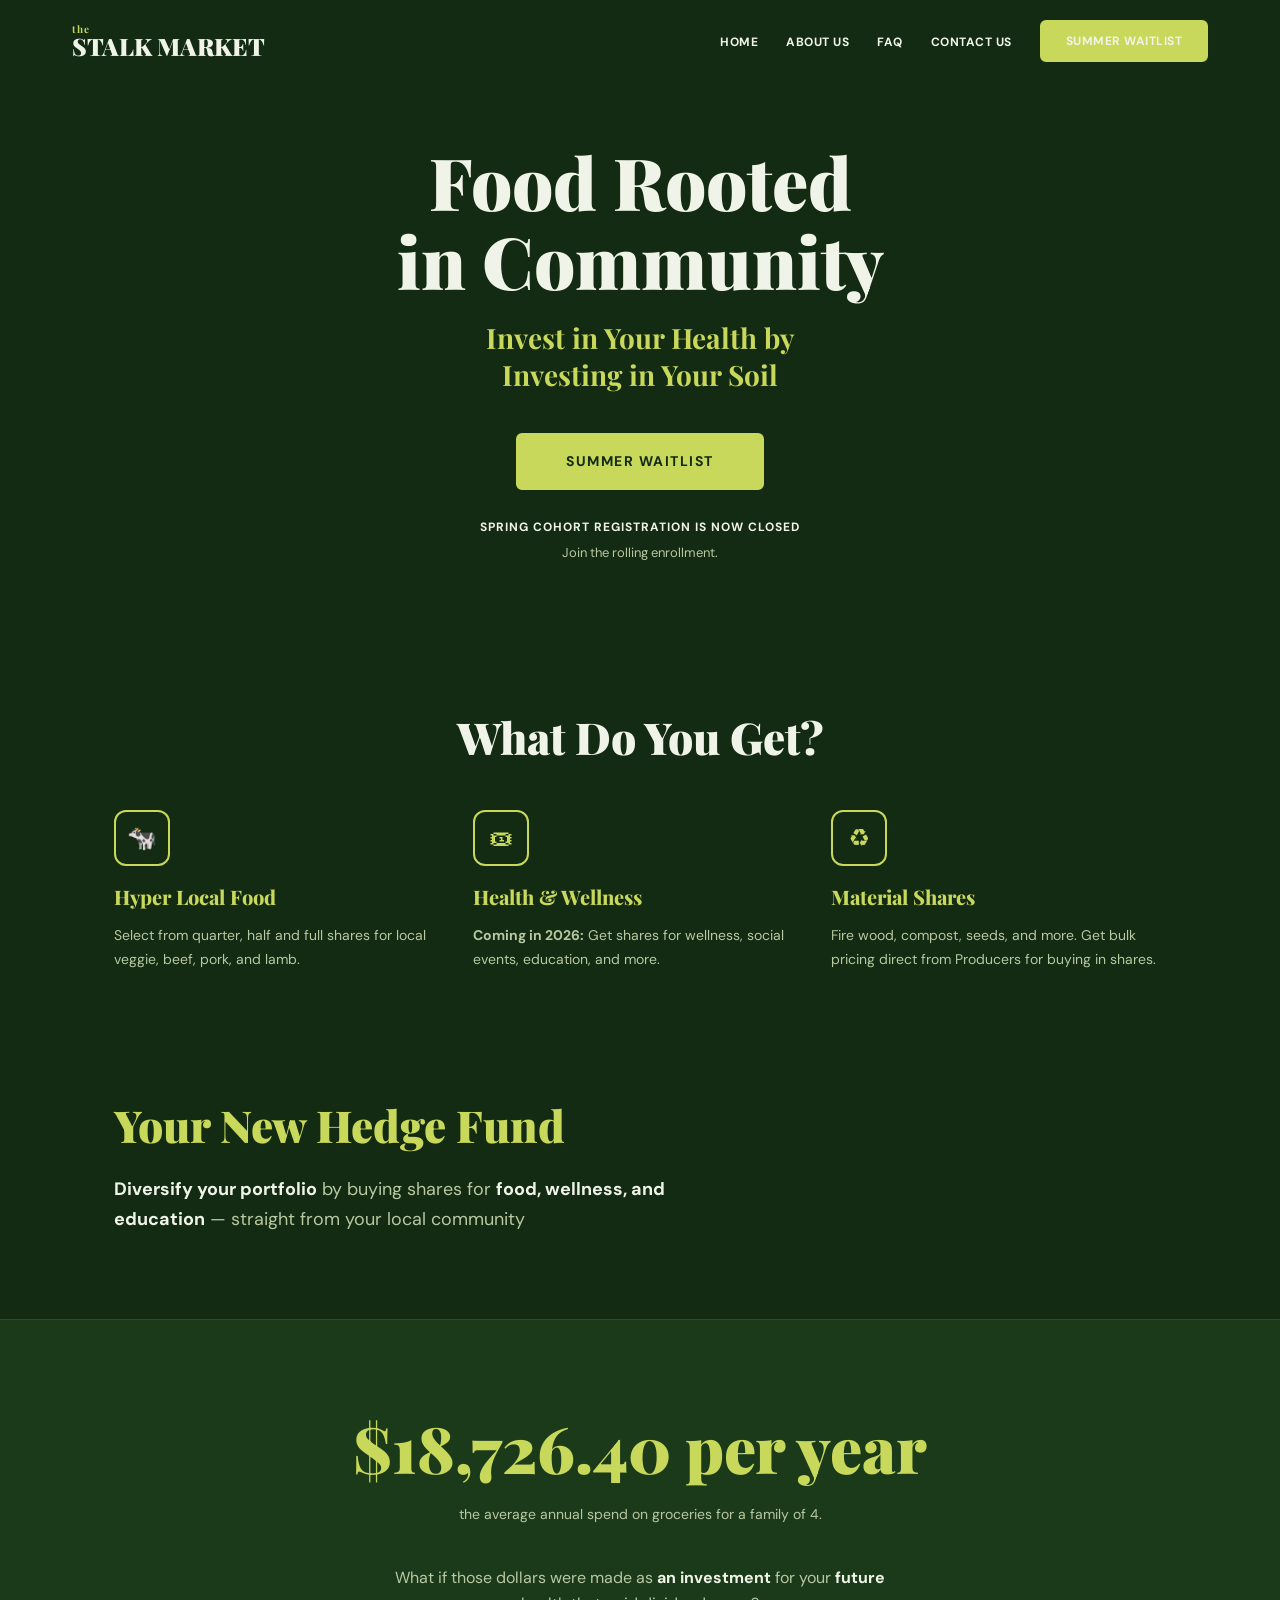
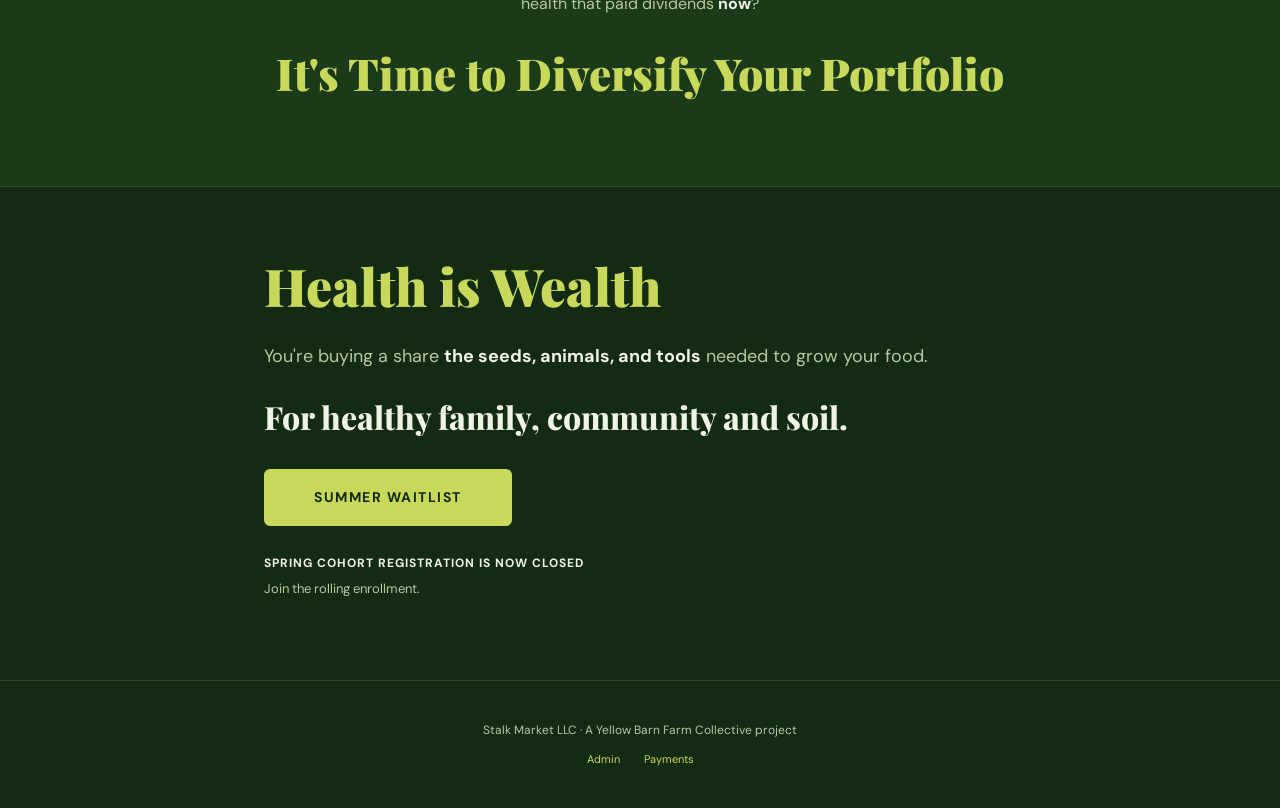
<file: index.html>
<!DOCTYPE html>
<html lang="en">
<head>
  <meta charset="UTF-8">
  <meta name="viewport" content="width=device-width, initial-scale=1.0">
  <title>The Stalk Market — Food Rooted in Community</title>
  <link rel="icon" type="image/png" href="favicon.png">
  <link href="https://fonts.googleapis.com/css2?family=Playfair+Display:wght@700;800;900&family=DM+Sans:wght@400;500;600;700&display=swap" rel="stylesheet">
  <style>
    *, *::before, *::after { box-sizing: border-box; margin: 0; padding: 0; }

    :root {
      --green-deep: #132a13;
      --green-dark: #1a3a1a;
      --green-mid: #2d5a2d;
      --lime: #c8d85a;
      --lime-light: #d4e46a;
      --white: #f0f4e8;
      --white-dim: #b8c8a0;
      --border: #2a4a2a;
      --font-display: 'Playfair Display', Georgia, serif;
      --font-body: 'DM Sans', system-ui, sans-serif;
    }

    html { font-size: 16px; }

    body {
      font-family: var(--font-body);
      background: var(--green-deep);
      color: var(--white);
      line-height: 1.5;
      overflow-x: hidden;
    }

    a { color: var(--lime); text-decoration: none; }

    /* ─── Nav ─── */
    .nav {
      display: flex;
      align-items: center;
      justify-content: space-between;
      padding: 20px 32px;
      max-width: 1200px;
      margin: 0 auto;
    }
    .nav__logo {
      font-family: var(--font-display);
      font-weight: 900;
      font-size: clamp(18px, 3vw, 24px);
      color: var(--white);
      line-height: 1;
    }
    .nav__logo small {
      display: block;
      font-size: 10px;
      font-weight: 700;
            color: var(--lime);
      letter-spacing: 1px;
    }
    .nav__links {
      display: flex;
      align-items: center;
      gap: 28px;
      list-style: none;
    }
    .nav__links a {
      font-size: 12px;
      font-weight: 700;
      letter-spacing: 0.5px;
      text-transform: uppercase;
      color: var(--white);
      transition: color 0.15s;
    }
    .nav__links a:hover { color: var(--lime); }
    .nav__cta {
      display: inline-block;
      padding: 10px 24px;
      border: 2px solid var(--lime);
      border-radius: 6px;
      font-size: 12px;
      font-weight: 700;
      letter-spacing: 1px;
      text-transform: uppercase;
      color: var(--green-deep);
      background: var(--lime);
      transition: all 0.15s;
    }
    .nav__cta:hover { background: transparent; color: var(--lime); }

    @media (max-width: 768px) {
      .nav { padding: 16px 20px; }
      .nav__links { display: none; }
    }

    /* ─── Hero ─── */
    .hero {
      text-align: center;
      padding: 60px 24px 80px;
      max-width: 800px;
      margin: 0 auto;
    }
    .hero__title {
      font-family: var(--font-display);
      font-weight: 900;
            font-size: clamp(40px, 8vw, 72px);
      color: var(--white);
      line-height: 1.1;
      margin-bottom: 20px;
    }
    .hero__sub {
      font-family: var(--font-display);
      font-weight: 700;
            font-size: clamp(18px, 3.5vw, 28px);
      color: var(--lime);
      line-height: 1.3;
      margin-bottom: 40px;
    }
    .hero__btn {
      display: inline-block;
      padding: 16px 48px;
      background: var(--lime);
      color: var(--green-deep);
      font-size: 14px;
      font-weight: 700;
      letter-spacing: 1.5px;
      text-transform: uppercase;
      border-radius: 6px;
      border: 2px solid var(--lime);
      font-family: var(--font-body);
      transition: all 0.15s;
    }
    .hero__btn:hover { background: transparent; color: var(--lime); }
    .hero__notice {
      margin-top: 28px;
    }
    .hero__notice strong {
      display: block;
      font-size: 12px;
      font-weight: 700;
      letter-spacing: 1px;
      text-transform: uppercase;
      color: var(--white);
      margin-bottom: 4px;
    }
    .hero__notice span {
      font-size: 13px;
      color: var(--white-dim);
    }

    /* ─── Divider ─── */
    .divider {
      width: 100%;
      height: 40px;
      position: relative;
      overflow: hidden;
    }
    .divider svg {
      position: absolute;
      bottom: 0;
      width: 100%;
      height: 40px;
    }

    /* ─── Section: What Do You Get ─── */
    .section {
      padding: 60px 24px;
      max-width: 1100px;
      margin: 0 auto;
    }
    .section__title {
      font-family: var(--font-display);
      font-weight: 900;
      font-size: clamp(28px, 5vw, 44px);
      color: var(--white);
      text-align: center;
      margin-bottom: 40px;
    }
    .cards {
      display: grid;
      grid-template-columns: 1fr;
      gap: 24px;
    }
    @media (min-width: 700px) {
      .cards { grid-template-columns: repeat(3, 1fr); }
    }
    .card {
      text-align: left;
    }
    .card__icon {
      width: 56px;
      height: 56px;
      border: 2px solid var(--lime);
      border-radius: 12px;
      display: flex;
      align-items: center;
      justify-content: center;
      font-size: 24px;
      margin-bottom: 16px;
      color: var(--lime);
    }
    .card__name {
      font-family: var(--font-display);
      font-weight: 800;
      font-size: 20px;
      color: var(--lime);
      margin-bottom: 12px;
    }
    .card__desc {
      font-size: 14px;
      color: var(--white-dim);
      line-height: 1.7;
    }

    /* ─── Section: Hedge Fund / Value Prop ─── */
    .value-section {
      padding: 60px 24px;
      max-width: 1100px;
      margin: 0 auto;
    }
    .value-section__title {
      font-family: var(--font-display);
      font-weight: 900;
            font-size: clamp(28px, 5vw, 44px);
      color: var(--lime);
      margin-bottom: 16px;
    }
    .value-section__text {
      font-size: 18px;
      color: var(--white-dim);
      line-height: 1.7;
      max-width: 560px;
      margin-bottom: 24px;
    }
    .value-section__text strong {
      color: var(--white);
    }

    /* ─── Stats callout ─── */
    .stat-callout {
      text-align: center;
      padding: 80px 24px;
      background: var(--green-dark);
      border-top: 1px solid var(--border);
      border-bottom: 1px solid var(--border);
    }
    .stat-callout__number {
      font-family: var(--font-display);
      font-weight: 900;
      font-size: clamp(36px, 7vw, 64px);
      color: var(--lime);
      margin-bottom: 8px;
    }
    .stat-callout__label {
      font-size: 14px;
      color: var(--white-dim);
      margin-bottom: 40px;
    }
    .stat-callout__question {
      font-size: 16px;
      color: var(--white-dim);
      max-width: 520px;
      margin: 0 auto 24px;
      line-height: 1.6;
    }
    .stat-callout__question strong { color: var(--white); }
    .stat-callout__headline {
      font-family: var(--font-display);
      font-weight: 900;
            font-size: clamp(24px, 5vw, 44px);
      color: var(--lime);
    }

    /* ─── Section: Health is Wealth ─── */
    .health-section {
      padding: 60px 24px;
      max-width: 800px;
      margin: 0 auto;
    }
    .health-section__title {
      font-family: var(--font-display);
      font-weight: 900;
            font-size: clamp(32px, 6vw, 52px);
      color: var(--lime);
      margin-bottom: 16px;
    }
    .health-section__text {
      font-size: 18px;
      color: var(--white-dim);
      line-height: 1.7;
      margin-bottom: 12px;
    }
    .health-section__text strong { color: var(--white); }
    .health-section__slogan {
      font-family: var(--font-display);
      font-weight: 800;
      font-size: clamp(22px, 4vw, 32px);
      color: var(--white);
      margin: 24px 0 32px;
      line-height: 1.3;
    }

    /* ─── Footer ─── */
    .footer {
      text-align: center;
      padding: 40px 24px;
      font-size: 12px;
      color: var(--white-dim);
      border-top: 1px solid var(--border);
      margin-top: 20px;
    }
    .footer a { color: var(--lime); font-size: 11px; }
    .footer__links { margin-top: 12px; display: flex; justify-content: center; gap: 24px; }
  </style>
</head>
<body>

  <!-- Nav -->
  <nav class="nav">
    <div class="nav__logo">
      <small>the</small>
      STALK MARKET
    </div>
    <ul class="nav__links">
      <li><a href="#">Home</a></li>
      <li><a href="#about">About Us</a></li>
      <li><a href="#faq">FAQ</a></li>
      <li><a href="#contact">Contact Us</a></li>
      <li><a href="#" class="nav__cta">Summer Waitlist</a></li>
    </ul>
  </nav>

  <!-- Hero -->
  <div class="hero">
    <h1 class="hero__title">Food Rooted<br>in Community</h1>
    <p class="hero__sub">Invest in Your Health by<br>Investing in Your Soil</p>
    <a href="#" class="hero__btn">Summer Waitlist</a>
    <div class="hero__notice">
      <strong>Spring Cohort Registration is Now Closed</strong>
      <span>Join the rolling enrollment.</span>
    </div>
  </div>

  <!-- What Do You Get -->
  <div class="section" id="about">
    <h2 class="section__title">What Do You Get?</h2>
    <div class="cards">
      <div class="card">
        <div class="card__icon">&#x1F404;</div>
        <div class="card__name">Hyper Local Food</div>
        <div class="card__desc">
          Select from quarter, half and full shares for local veggie, beef, pork, and lamb.
        </div>
      </div>
      <div class="card">
        <div class="card__icon">&#x1F39F;</div>
        <div class="card__name">Health &amp; Wellness</div>
        <div class="card__desc">
          <strong>Coming in 2026:</strong> Get shares for wellness, social events, education, and more.
        </div>
      </div>
      <div class="card">
        <div class="card__icon">&#x267B;</div>
        <div class="card__name">Material Shares</div>
        <div class="card__desc">
          Fire wood, compost, seeds, and more. Get bulk pricing direct from Producers for buying in shares.
        </div>
      </div>
    </div>
  </div>

  <!-- Your New Hedge Fund -->
  <div class="value-section">
    <h2 class="value-section__title">Your New Hedge Fund</h2>
    <p class="value-section__text">
      <strong>Diversify your portfolio</strong> by buying shares for
      <strong>food, wellness, and education</strong> &mdash;
      straight from your local community
    </p>
  </div>

  <!-- Stat Callout -->
  <div class="stat-callout">
    <div class="stat-callout__number">$18,726.40 per year</div>
    <div class="stat-callout__label">the average annual spend on groceries for a family of 4.</div>
    <p class="stat-callout__question">
      What if those dollars were made as <strong>an investment</strong> for
      your <strong>future</strong> health that paid dividends <strong>now</strong>?
    </p>
    <div class="stat-callout__headline">It's Time to Diversify Your Portfolio</div>
  </div>

  <!-- Health is Wealth -->
  <div class="health-section">
    <h2 class="health-section__title">Health is Wealth</h2>
    <p class="health-section__text">
      You're buying a share <strong>the seeds, animals, and tools</strong> needed to grow your food.
    </p>
    <div class="health-section__slogan">
      For healthy family, community and soil.
    </div>
    <a href="#" class="hero__btn">Summer Waitlist</a>
    <div class="hero__notice" style="margin-top:28px">
      <strong>Spring Cohort Registration is Now Closed</strong>
      <span>Join the rolling enrollment.</span>
    </div>
  </div>

  <!-- Footer -->
  <div class="footer">
    Stalk Market LLC &middot; A Yellow Barn Farm Collective project
    <div class="footer__links">
      <a href="admin.html">Admin</a>
      <a href="payments.html">Payments</a>
    </div>
  </div>

  <script src="app.js"></script>
</body>
</html>
</file>
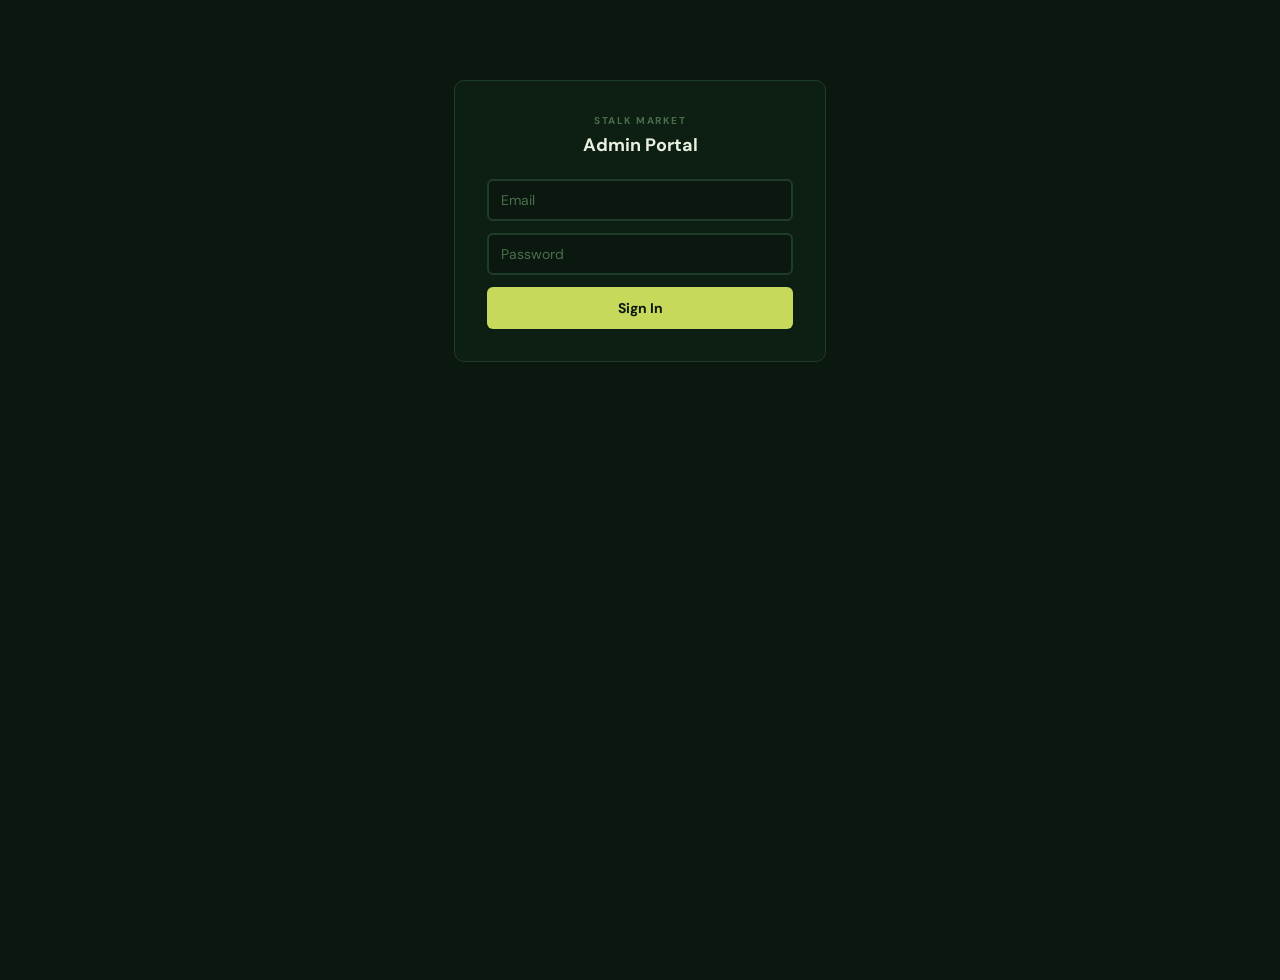
<file: admin.html>
<!DOCTYPE html>
<html lang="en">
<head>
  <meta charset="UTF-8">
  <meta name="viewport" content="width=device-width, initial-scale=1.0">
  <title>Admin — Stalk Market</title>
  <link rel="icon" type="image/png" href="favicon.png">
  <link href="https://fonts.googleapis.com/css2?family=DM+Sans:wght@400;600;700&display=swap" rel="stylesheet">
  <link rel="stylesheet" href="style.css">
</head>
<body>

  <!-- Login Screen -->
  <div id="login-screen" class="login-wrap">
    <div class="login-card">
      <div style="font-size:10px;font-weight:700;letter-spacing:1.5px;text-transform:uppercase;color:var(--text-muted);margin-bottom:4px">Stalk Market</div>
      <div class="login-card__title">Admin Portal</div>
      <input type="email" id="login-email" class="input" placeholder="Email">
      <input type="password" id="login-pass" class="input" placeholder="Password">
      <div id="login-error" style="color:var(--overdue);font-size:12px;margin-bottom:12px;display:none"></div>
      <button class="btn--full" onclick="handleLogin()">Sign In</button>
    </div>
  </div>

  <!-- Admin Dashboard (hidden until login) -->
  <div id="admin-app" class="hidden">

    <!-- Header -->
    <div class="container">
      <div class="header">
        <div>
          <div class="header__label">Stalk Market &middot; Admin</div>
          <div class="header__title" id="admin-title">Dashboard</div>
        </div>
        <div style="display:flex;gap:10px;align-items:center">
          <a href="payments.html" class="btn btn--pay" style="font-size:10px;text-decoration:none">Payments</a>
          <button class="btn btn--invoice" style="font-size:10px" onclick="handleLogout()">Log out</button>
        </div>
      </div>
    </div>

    <!-- Stats -->
    <div class="container">
      <div class="stats-row" id="admin-stats"></div>
    </div>

    <!-- Tabs -->
    <div class="container">
      <div class="tabs">
        <button class="tab is-active" data-tab="dashboard">Dashboard</button>
        <button class="tab" data-tab="stewards">Stewards</button>
        <button class="tab" data-tab="hubs">Hubs</button>
        <button class="tab" data-tab="couriers">Couriers</button>
        <button class="tab" data-tab="orders">Orders</button>
      </div>
    </div>

    <!-- Tab Content -->
    <div class="container">
      <div class="tab-content">

        <!-- Dashboard -->
        <div id="panel-dashboard" class="panel is-active">
          <div class="section-label">Recent Activity</div>
          <div class="panel-card" style="color:var(--text-second);font-size:12px;line-height:1.8">
            <div style="padding:6px 0;border-bottom:0.5px solid var(--border)">
              <span class="badge badge--overdue">overdue</span>
              T1 payments past due &mdash; Seed Bank transfer needed before disbursement
            </div>
            <div style="padding:6px 0;border-bottom:0.5px solid var(--border)">
              <span class="badge badge--paid">enrolled</span>
              Spring '26 enrollment closed Mar 15 &mdash; 44 members, 7 stewards
            </div>
            <div style="padding:6px 0">
              <span class="badge badge--upcoming">upcoming</span>
              Summer '26 enrollment opens Jun 1
            </div>
          </div>
        </div>

        <!-- Stewards -->
        <div id="panel-stewards" class="panel">
          <div class="section-label">Stewards</div>
          <div class="admin-table-wrap">
            <table class="admin-table">
              <thead>
                <tr>
                  <th>Steward</th>
                  <th>Share Type</th>
                  <th>Season</th>
                  <th>Status</th>
                </tr>
              </thead>
              <tbody id="stewards-tbody"></tbody>
            </table>
          </div>
        </div>

        <!-- Hubs -->
        <div id="panel-hubs" class="panel">
          <div class="section-label">Hub Nodes</div>
          <div class="admin-table-wrap">
            <table class="admin-table">
              <thead>
                <tr>
                  <th>Hub</th>
                  <th>Location</th>
                  <th>Role</th>
                  <th>Status</th>
                </tr>
              </thead>
              <tbody>
                <tr>
                  <td style="color:var(--text-primary);font-weight:600">Yellow Barn Farm</td>
                  <td>9417 N Foothills Hwy, Longmont</td>
                  <td>Seed Node</td>
                  <td><span class="badge badge--paid">ACTIVE</span></td>
                </tr>
              </tbody>
            </table>
          </div>
        </div>

        <!-- Couriers -->
        <div id="panel-couriers" class="panel">
          <div class="section-label">Couriers</div>
          <div class="admin-table-wrap">
            <table class="admin-table">
              <thead>
                <tr>
                  <th>Courier</th>
                  <th>Service Area</th>
                  <th>Status</th>
                </tr>
              </thead>
              <tbody>
                <tr>
                  <td style="color:var(--text-primary);font-weight:600">Picky Pig</td>
                  <td>Boulder County</td>
                  <td><span class="badge badge--paid">ACTIVE</span></td>
                </tr>
              </tbody>
            </table>
          </div>
        </div>

        <!-- Orders -->
        <div id="panel-orders" class="panel">
          <div class="section-label">Order Flow</div>
          <div class="panel-card" style="text-align:center;padding:40px 20px">
            <div style="font-size:32px;margin-bottom:12px">🌾 → 🏪 → 🚛</div>
            <div class="fs-12 text-second" style="margin-bottom:8px">Steward → Hub → Courier</div>
            <div class="fs-11 text-muted">Order flow tracking will connect to the enrollment database.<br>Spring '26: 44 members across 7 share types.</div>
          </div>
        </div>

      </div>
    </div>
  </div>

  <script src="admin.js"></script>
</body>
</html>
</file>
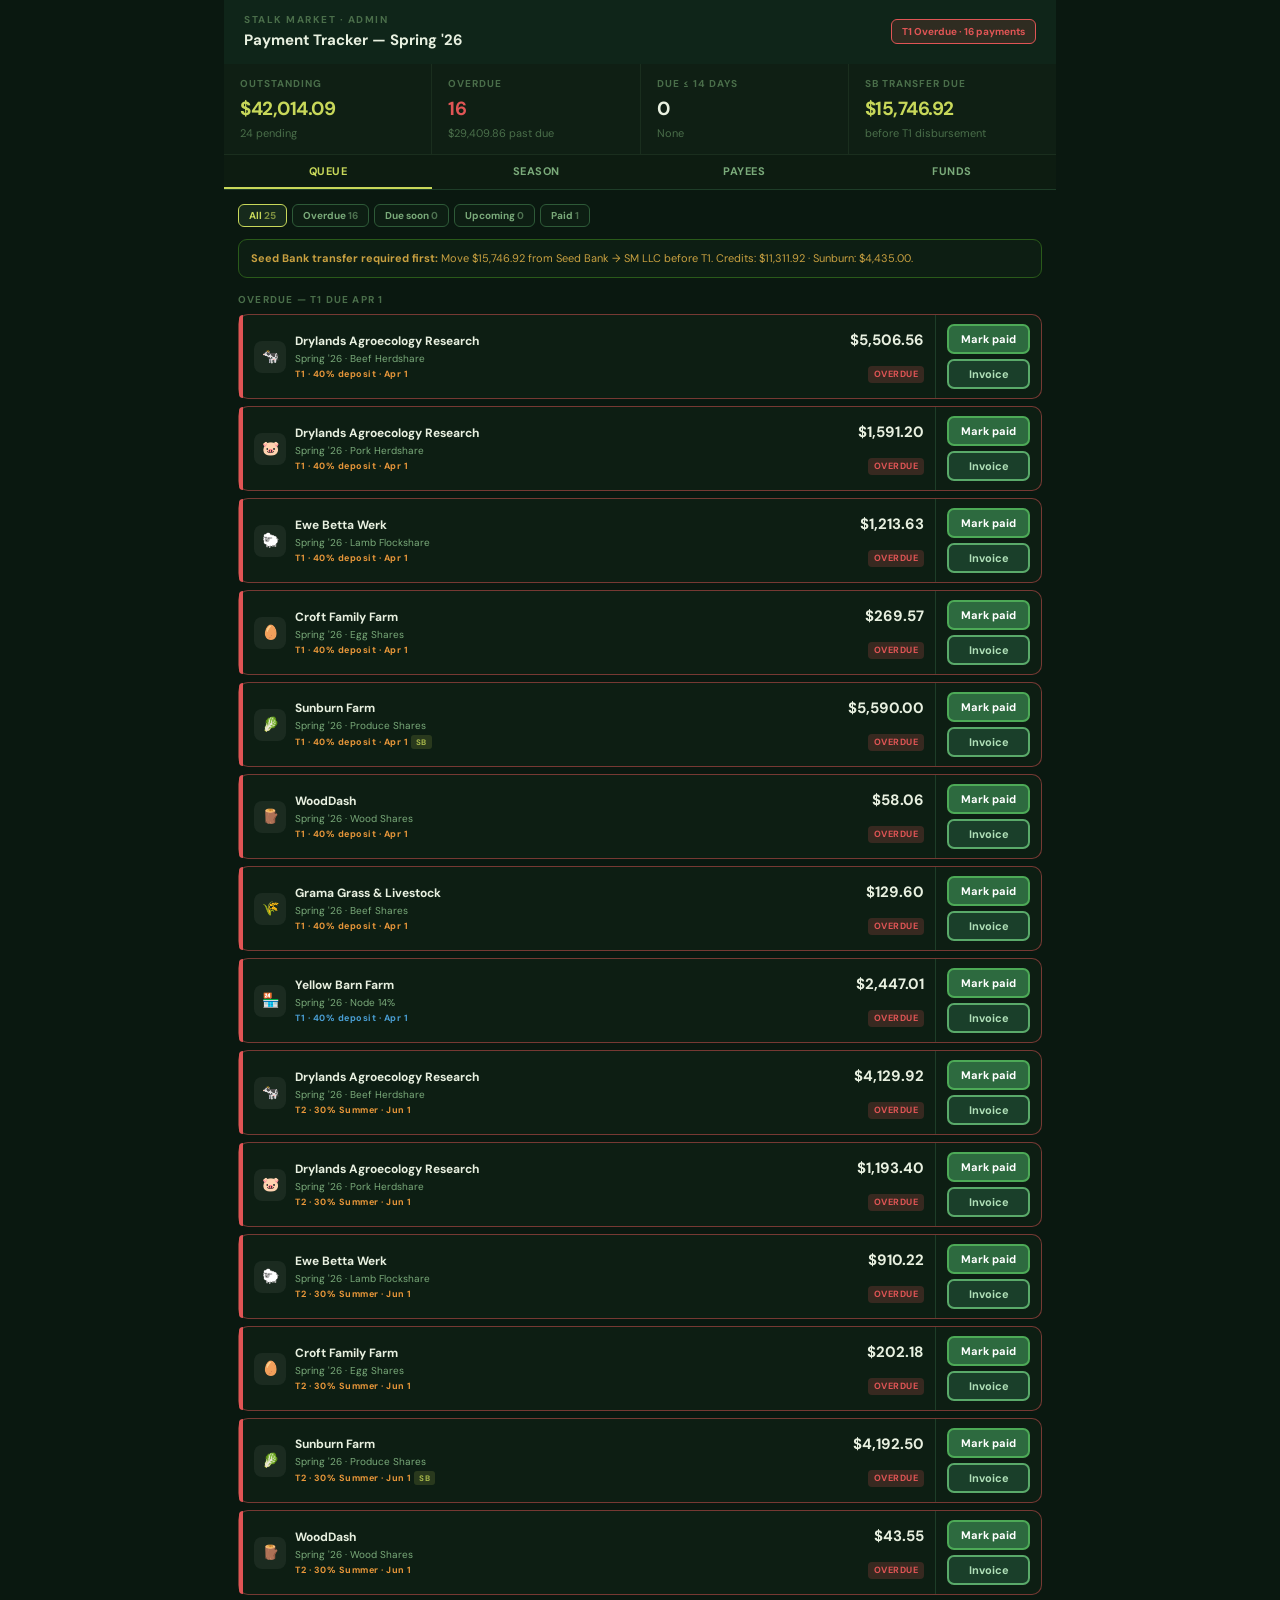
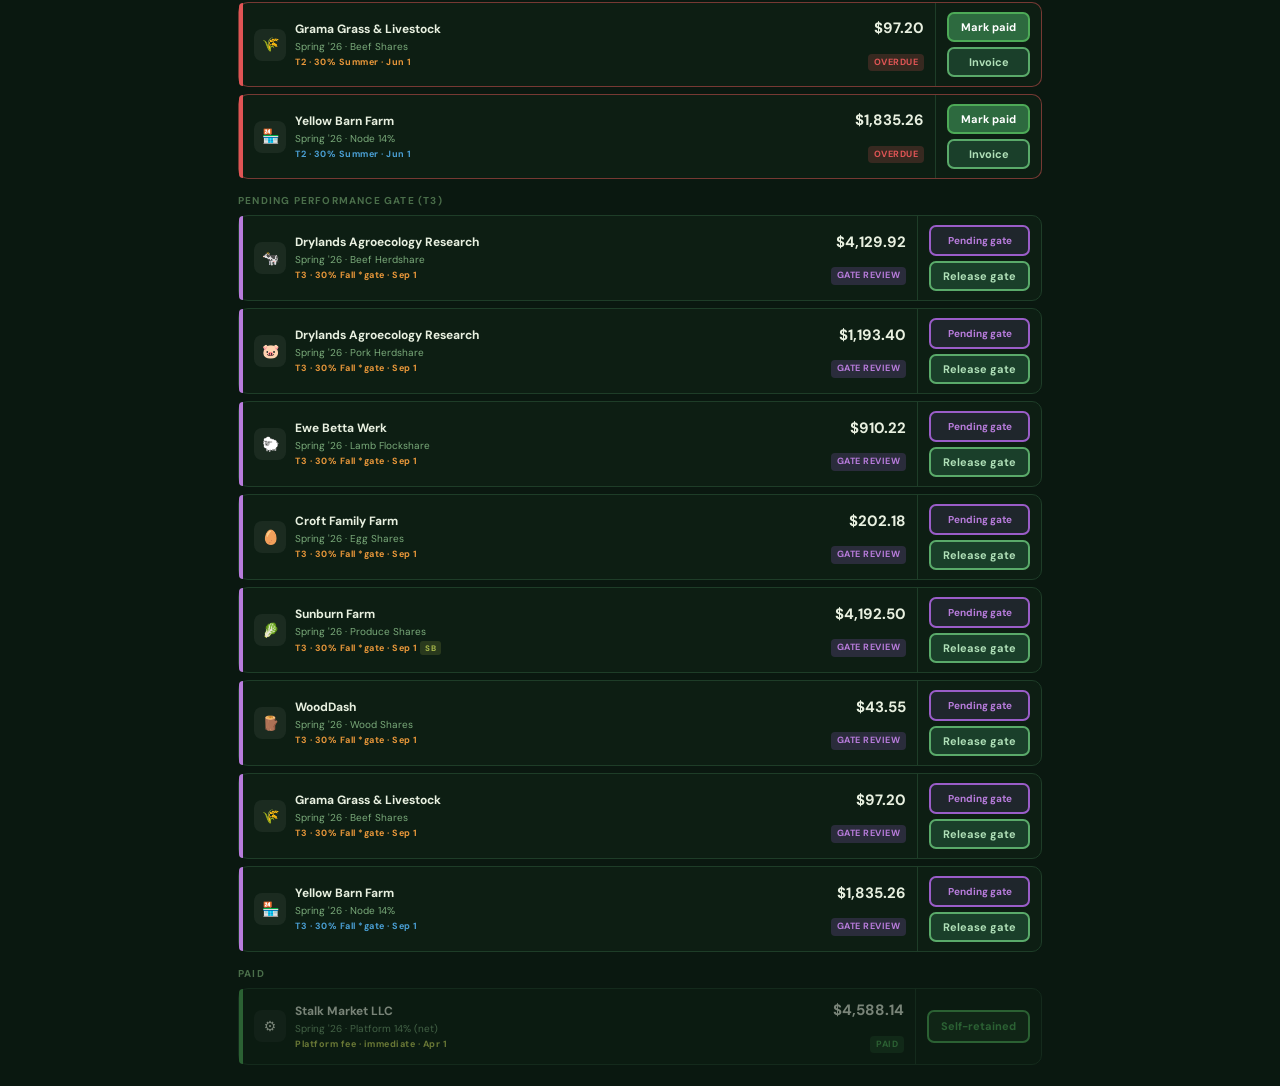
<file: payments.html>
<!DOCTYPE html>
<html lang="en">
<head>
  <meta charset="UTF-8">
  <meta name="viewport" content="width=device-width, initial-scale=1.0">
  <title>Payment Tracker — Stalk Market Admin</title>
  <link rel="icon" type="image/png" href="favicon.png">
  <link href="https://fonts.googleapis.com/css2?family=DM+Sans:wght@400;600;700&display=swap" rel="stylesheet">
  <link rel="stylesheet" href="style.css">
</head>
<body>

  <!-- Header -->
  <div class="container">
    <div class="header">
      <div>
        <div class="header__label">Stalk Market &middot; Admin</div>
        <div class="header__title">Payment Tracker &mdash; Spring '26</div>
      </div>
      <div id="alert-badge" class="alert-badge"></div>
    </div>
  </div>

  <!-- Stat Row -->
  <div class="container">
    <div class="stats-row" id="stats-row"></div>
  </div>

  <!-- Tabs -->
  <div class="container">
    <div class="tabs">
      <button class="tab is-active" data-tab="queue">Queue</button>
      <button class="tab" data-tab="season">Season</button>
      <button class="tab" data-tab="payees">Payees</button>
      <button class="tab" data-tab="funds">Funds</button>
    </div>
  </div>

  <!-- Tab Content -->
  <div class="container">
    <div class="tab-content">
      <!-- Queue Panel -->
      <div id="panel-queue" class="panel is-active"></div>
      <!-- Season Panel -->
      <div id="panel-season" class="panel"></div>
      <!-- Payees Panel -->
      <div id="panel-payees" class="panel"></div>
      <!-- Funds Panel -->
      <div id="panel-funds" class="panel"></div>
    </div>
  </div>

  <!-- Invoice Modal -->
  <div id="invoice-modal" class="modal" style="display:none">
    <div class="modal__backdrop" id="modal-backdrop"></div>
    <div class="modal__content">
      <div id="invoice-preview"></div>
      <div class="modal__actions">
        <button class="btn btn--pay" id="modal-send-btn">Send Invoice</button>
        <button class="btn btn--cancel" id="modal-cancel-btn">Cancel</button>
      </div>
    </div>
  </div>

  <script src="payments.js"></script>
</body>
</html>
</file>
<file: style.css>
/* ─── Stalk Market — Global Styles ─────────────────────────────────────────── */
/* Dark theme matching PaymentTracker design */
/* DM Sans loaded via HTML <link> */

/* ─── Custom Properties ─────────────────────────────────────────────────────── */
:root {
  /* Background layers */
  --bg: #0f2519;
  --bg-mid: #0d1e13;
  --bg-deep: #0a1810;
  --bg-card: #162a1c;
  --border: #1e3d28;

  /* Brand accent */
  --lime: #c8d85a;
  --amber: #e8973a;
  --node-blue: #4a9fd4;
  --paid: #4daa57;
  --overdue: #e05555;
  --gate: #b87cdc;

  /* Text */
  --text-primary: #e8f0e0;
  --text-second: #7aaa7a;
  --text-muted: #4a6e4a;

  /* Type scale */
  --font-body: 'DM Sans', system-ui, -apple-system, sans-serif;
  --font-display: 'DM Sans', system-ui, sans-serif;

  /* Spacing */
  --space-xs: 4px;
  --space-sm: 8px;
  --space-md: 14px;
  --space-lg: 20px;
  --space-xl: 32px;

  /* Radii */
  --radius: 10px;
  --radius-sm: 6px;
  --radius-xs: 4px;

  /* Layout */
  --container-max: 860px;
}

/* ─── Reset / Base ──────────────────────────────────────────────────────────── */
*, *::before, *::after { box-sizing: border-box; margin: 0; padding: 0; }

html {
  font-size: 16px;
  -webkit-text-size-adjust: 100%;
}

body {
  font-family: var(--font-body);
  background: var(--bg-deep);
  color: var(--text-primary);
  line-height: 1.5;
  min-height: 100vh;
}

a { color: var(--lime); text-decoration: none; }
a:hover { text-decoration: underline; }

img { max-width: 100%; display: block; }

/* ─── Container ─────────────────────────────────────────────────────────────── */
.container {
  max-width: var(--container-max);
  margin: 0 auto;
  padding: 0 var(--space-md);
}

/* ─── Header ────────────────────────────────────────────────────────────────── */
.header {
  background: var(--bg);
  padding: 12px var(--space-lg);
  display: flex;
  justify-content: space-between;
  align-items: center;
}

.header__label {
  font-size: 10px;
  font-weight: 700;
  letter-spacing: 1.5px;
  text-transform: uppercase;
  color: var(--text-muted);
  margin-bottom: 2px;
}

.header__title {
  font-size: 15px;
  font-weight: 700;
  color: var(--text-primary);
}

/* ─── Alert badge ───────────────────────────────────────────────────────────── */
.alert-badge {
  background: rgba(224, 85, 85, 0.15);
  border: 1.5px solid var(--overdue);
  color: var(--overdue);
  border-radius: var(--radius-sm);
  padding: 4px 10px;
  font-size: 10px;
  font-weight: 700;
}

/* ─── Stat Row ──────────────────────────────────────────────────────────────── */
.stats-row {
  display: grid;
  grid-template-columns: repeat(2, 1fr);
  gap: 1px;
  background: #1a2e1e;
  border-bottom: 1px solid #1a2e1e;
}

@media (min-width: 600px) {
  .stats-row { grid-template-columns: repeat(4, 1fr); }
}

.stat-card {
  background: #0f1f14;
  padding: 12px 16px;
}

.stat-card__label {
  font-size: 10px;
  font-weight: 700;
  letter-spacing: 1px;
  text-transform: uppercase;
  color: var(--text-muted);
  margin-bottom: 4px;
}

.stat-card__number {
  font-size: 19px;
  font-weight: 700;
  letter-spacing: -0.5px;
}

.stat-card__sub {
  font-size: 11px;
  color: var(--text-muted);
  margin-top: 2px;
}

/* ─── Tabs ──────────────────────────────────────────────────────────────────── */
.tabs {
  display: flex;
  background: #0d1c11;
  border-bottom: 1px solid var(--border);
}

.tab {
  flex: 1;
  padding: 9px 0;
  border: none;
  background: transparent;
  color: var(--text-second);
  font-size: 11px;
  font-weight: 700;
  letter-spacing: 0.5px;
  text-transform: uppercase;
  cursor: pointer;
  border-bottom: 2px solid transparent;
  font-family: inherit;
  transition: color 0.15s;
}

.tab:hover { color: var(--lime); }
.tab.is-active { color: var(--lime); border-bottom-color: var(--lime); }

/* ─── Filter Pills ──────────────────────────────────────────────────────────── */
.filters {
  display: flex;
  gap: 5px;
  margin-bottom: 12px;
  flex-wrap: wrap;
}

.filter-btn {
  padding: 4px 10px;
  border-radius: var(--radius-sm);
  font-family: inherit;
  border: 1.5px solid #2e5a38;
  background: var(--bg-mid);
  color: var(--text-second);
  font-size: 10px;
  font-weight: 700;
  cursor: pointer;
  transition: all 0.15s;
}

.filter-btn.is-active {
  border-color: var(--lime);
  background: #162a1c;
  color: var(--lime);
}

.filter-btn__count { opacity: 0.6; }

/* ─── Info Banner ───────────────────────────────────────────────────────────── */
.info-banner {
  background: var(--bg-mid);
  border: 0.5px solid #2a5a1a;
  border-radius: 9px;
  padding: 10px 12px;
  margin-bottom: 12px;
  font-size: 11px;
  color: #c8a040;
  line-height: 1.6;
}

.info-banner strong { font-weight: 700; }

/* ─── Section Label ─────────────────────────────────────────────────────────── */
.section-label {
  font-size: 10px;
  font-weight: 700;
  letter-spacing: 1.2px;
  text-transform: uppercase;
  color: var(--text-muted);
  margin: 14px 0 7px;
}

/* ─── Payment Card ──────────────────────────────────────────────────────────── */
.pay-card {
  background: var(--bg-mid);
  border: 0.5px solid var(--border);
  border-radius: var(--radius);
  margin-bottom: 7px;
  display: flex;
  align-items: stretch;
  transition: opacity 0.2s;
}

.pay-card--overdue { border-color: rgba(224, 85, 85, 0.5); }
.pay-card--due-soon { border-color: rgba(232, 151, 58, 0.5); }
.pay-card--paid { opacity: 0.5; }

.pay-card__accent {
  width: 4px;
  border-radius: var(--radius) 0 0 var(--radius);
  flex-shrink: 0;
}

.pay-card__body {
  flex: 1;
  padding: 10px 11px;
  display: flex;
  align-items: center;
  gap: 9px;
  min-width: 0;
}

.pay-card__icon {
  width: 32px;
  height: 32px;
  border-radius: 8px;
  background: rgba(255, 255, 255, 0.06);
  display: flex;
  align-items: center;
  justify-content: center;
  font-size: 14px;
  flex-shrink: 0;
}

.pay-card__info { flex: 1; min-width: 0; }

.pay-card__payee {
  font-size: 12px;
  font-weight: 700;
  color: var(--text-primary);
  white-space: nowrap;
  overflow: hidden;
  text-overflow: ellipsis;
}

.pay-card__detail {
  font-size: 10px;
  color: var(--text-second);
  margin-top: 1px;
}

.pay-card__tranche {
  font-size: 9px;
  font-weight: 700;
  letter-spacing: 0.5px;
  margin-top: 2px;
}

.pay-card__amounts {
  text-align: right;
  flex-shrink: 0;
}

.pay-card__amount {
  font-size: 15px;
  font-weight: 700;
  color: var(--text-primary);
  white-space: nowrap;
}

.pay-card__actions {
  display: flex;
  flex-direction: column;
  justify-content: center;
  gap: 5px;
  padding: 9px 11px;
  flex-shrink: 0;
  border-left: 1px solid var(--border);
}

/* ─── Urgency Badges ────────────────────────────────────────────────────────── */
.badge {
  display: inline-block;
  padding: 2px 6px;
  border-radius: var(--radius-xs);
  font-size: 9px;
  font-weight: 700;
  letter-spacing: 0.5px;
  text-transform: uppercase;
}

.badge--overdue   { background: rgba(224, 85, 85, 0.2); color: #e05555; }
.badge--due-soon  { background: rgba(232, 151, 58, 0.2); color: #e8973a; }
.badge--upcoming  { background: rgba(74, 159, 212, 0.2); color: #4a9fd4; }
.badge--paid      { background: rgba(77, 170, 87, 0.2); color: #4daa57; }
.badge--invoiced  { background: rgba(200, 216, 90, 0.2); color: #c8d85a; }
.badge--gate      { background: rgba(160, 100, 220, 0.2); color: #b87cdc; }

.badge--sb {
  padding: 1px 5px;
  border-radius: 3px;
  background: rgba(200, 216, 90, 0.15);
  color: #a8b84a;
  font-size: 8px;
  font-weight: 700;
}

/* ─── Buttons ───────────────────────────────────────────────────────────────── */
.btn {
  display: block;
  padding: 6px 12px;
  border-radius: 7px;
  font-size: 11px;
  font-weight: 700;
  cursor: pointer;
  white-space: nowrap;
  font-family: inherit;
  text-align: center;
  border: 2px solid;
  transition: opacity 0.15s;
}

.btn:hover { opacity: 0.85; }

.btn--pay     { background: #2d6a3f; border-color: #4daa57; color: #fff; }
.btn--invoice { background: #1a3f2a; border-color: #5aaa6a; color: #b0e0b8; }
.btn--cancel  { background: transparent; border-color: var(--border); color: var(--text-second); }
.btn--sent    { background: var(--bg); border-color: #3a6e4a; color: #4a9e5a; cursor: default; }
.btn--paid    { background: rgba(77, 170, 87, 0.15); border-color: #4daa57; color: #4daa57; cursor: default; }
.btn--gate    { background: rgba(160, 100, 220, 0.12); border-color: #9a5dc8; color: #b87cdc; font-size: 10px; cursor: default; }
.btn--sm-pay  { padding: 3px 8px; background: #2d6a3f; border-color: #4daa57; color: #fff; font-size: 10px; border-radius: 6px; }

/* ─── Panel Card ────────────────────────────────────────────────────────────── */
.panel-card {
  background: var(--bg-mid);
  border: 0.5px solid var(--border);
  border-radius: 11px;
  padding: var(--space-md);
  margin-bottom: 10px;
}

.panel-card__header {
  padding: 12px var(--space-md);
  display: flex;
  justify-content: space-between;
  align-items: center;
  cursor: pointer;
}

/* ─── Data Row ──────────────────────────────────────────────────────────────── */
.data-row {
  display: flex;
  justify-content: space-between;
  padding: 6px 0;
  border-bottom: 0.5px solid var(--border);
  font-size: 12px;
}

.data-row__label { color: #9abfa0; }
.data-row__value { font-weight: 700; }

/* ─── Mini Stat Grid ────────────────────────────────────────────────────────── */
.mini-stats {
  display: grid;
  grid-template-columns: 1fr 1fr;
  gap: 10px;
}

@media (min-width: 600px) {
  .mini-stats--3 { grid-template-columns: repeat(3, 1fr); }
}

.mini-stat {
  background: var(--bg-card);
  border-radius: 8px;
  padding: 10px 12px;
}

.mini-stat--center { text-align: center; }

.mini-stat__label {
  font-size: 9px;
  font-weight: 700;
  letter-spacing: 1px;
  text-transform: uppercase;
  color: var(--text-muted);
  margin-bottom: 3px;
}

.mini-stat__value {
  font-size: 17px;
  font-weight: 700;
}

.mini-stat__sub {
  font-size: 10px;
  color: var(--text-muted);
  margin-top: 2px;
}

/* ─── Payee Card ────────────────────────────────────────────────────────────── */
.payee-card {
  background: var(--bg-mid);
  border: 0.5px solid var(--border);
  border-radius: var(--radius);
  margin-bottom: 9px;
}

.payee-card__header {
  padding: 11px var(--space-md);
  display: flex;
  align-items: center;
  gap: 10px;
  border-bottom: 0.5px solid var(--border);
}

.payee-card__icon {
  width: 34px;
  height: 34px;
  border-radius: 9px;
  background: #1a3320;
  display: flex;
  align-items: center;
  justify-content: center;
  font-size: 14px;
  flex-shrink: 0;
}

.payee-card__name {
  font-size: 13px;
  font-weight: 700;
  color: var(--text-primary);
}

.payee-card__type {
  font-size: 10px;
  font-weight: 700;
  letter-spacing: 0.5px;
  text-transform: uppercase;
}

.payee-card__totals {
  margin-left: auto;
  text-align: right;
  flex-shrink: 0;
}

.payee-card__total {
  font-size: 14px;
  font-weight: 700;
  color: var(--lime);
}

.payee-card__row {
  display: flex;
  align-items: center;
  padding: 7px var(--space-md);
  border-bottom: 0.5px solid #111d16;
  gap: 7px;
}

.payee-card__row:last-child { border-bottom: none; }

/* ─── Credit Row ────────────────────────────────────────────────────────────── */
.credit-row {
  display: flex;
  justify-content: space-between;
  align-items: center;
  padding: 5px 0;
  border-bottom: 0.5px solid #111d16;
  font-size: 11px;
}

.credit-row__name { color: #9abfa0; }

.credit-row__bar {
  width: 50px;
  height: 4px;
  background: #1a3020;
  border-radius: 99px;
  overflow: hidden;
}

.credit-row__bar-fill {
  height: 100%;
  background: var(--paid);
  border-radius: 99px;
}

.credit-row__amount {
  color: var(--amber);
  min-width: 44px;
  text-align: right;
}

/* ─── Season Row ────────────────────────────────────────────────────────────── */
.season-row {
  display: flex;
  align-items: center;
  padding: 8px var(--space-md);
  border-bottom: 0.5px solid #111d16;
  gap: 7px;
}

.season-row:last-child { border-bottom: none; }

.season-row__dot {
  width: 6px;
  height: 6px;
  border-radius: 50%;
  flex-shrink: 0;
}

/* ─── Revenue Breakdown ─────────────────────────────────────────────────────── */
.revenue-breakdown {
  background: var(--bg-mid);
  border: 0.5px solid var(--border);
  border-radius: 9px;
  padding: 12px var(--space-md);
  font-size: 11px;
  color: var(--text-second);
  line-height: 1.9;
}

/* ─── Admin Table ───────────────────────────────────────────────────────────── */
.admin-table-wrap {
  overflow-x: auto;
  background: var(--bg-mid);
  border-radius: var(--radius);
  border: 0.5px solid var(--border);
}

.admin-table {
  width: 100%;
  border-collapse: collapse;
  font-size: 12px;
}

.admin-table th {
  background: var(--bg);
  color: var(--text-muted);
  font-weight: 700;
  text-align: left;
  padding: 10px 12px;
  white-space: nowrap;
  font-size: 10px;
  text-transform: uppercase;
  letter-spacing: 0.5px;
}

.admin-table td {
  padding: 10px 12px;
  border-bottom: 0.5px solid #111d16;
  color: var(--text-second);
  vertical-align: top;
}

.admin-table tr:hover td { background: rgba(200, 216, 90, 0.04); }

/* ─── Login ─────────────────────────────────────────────────────────────────── */
.login-wrap {
  max-width: 400px;
  margin: 80px auto;
  text-align: center;
  padding: 0 var(--space-md);
}

.login-card {
  background: var(--bg-mid);
  border: 0.5px solid var(--border);
  border-radius: var(--radius);
  padding: var(--space-xl);
}

.login-card__title {
  font-size: 18px;
  font-weight: 700;
  color: var(--text-primary);
  margin-bottom: var(--space-lg);
}

.input {
  width: 100%;
  padding: 10px 12px;
  border: 2px solid var(--border);
  border-radius: var(--radius-sm);
  font-size: 14px;
  font-family: inherit;
  background: var(--bg-deep);
  color: var(--text-primary);
  margin-bottom: 12px;
}

.input:focus {
  border-color: var(--lime);
  outline: none;
}

.input::placeholder { color: var(--text-muted); }

.btn--full {
  width: 100%;
  padding: 12px;
  background: var(--lime);
  color: var(--bg-deep);
  border: none;
  border-radius: var(--radius-sm);
  font-size: 14px;
  font-weight: 700;
  cursor: pointer;
  font-family: inherit;
}

.btn--full:hover { opacity: 0.9; }

/* ─── Panel Visibility ──────────────────────────────────────────────────────── */
.panel { display: none; }
.panel.is-active { display: block; }

/* ─── Tab Content Area ──────────────────────────────────────────────────────── */
.tab-content {
  padding: var(--space-md);
}

/* ─── Utility ───────────────────────────────────────────────────────────────── */
.text-lime    { color: var(--lime); }
.text-amber   { color: var(--amber); }
.text-blue    { color: var(--node-blue); }
.text-paid    { color: var(--paid); }
.text-overdue { color: var(--overdue); }
.text-gate    { color: var(--gate); }
.text-muted   { color: var(--text-muted); }
.text-second  { color: var(--text-second); }
.text-primary { color: var(--text-primary); }

.fw-700 { font-weight: 700; }
.fs-10  { font-size: 10px; }
.fs-11  { font-size: 11px; }
.fs-12  { font-size: 12px; }
.fs-15  { font-size: 15px; }

.mt-sm { margin-top: var(--space-sm); }
.mt-md { margin-top: var(--space-md); }
.mb-sm { margin-bottom: var(--space-sm); }
.mb-md { margin-bottom: var(--space-md); }

.hidden { display: none; }

/* ─── Invoice Modal ────────────────────────────────────────────────────────── */
.modal {
  position: fixed;
  inset: 0;
  z-index: 1000;
  display: flex;
  align-items: center;
  justify-content: center;
  padding: 20px;
}

.modal__backdrop {
  position: absolute;
  inset: 0;
  background: rgba(0, 0, 0, 0.7);
  backdrop-filter: blur(4px);
}

.modal__content {
  position: relative;
  background: var(--bg);
  border: 1px solid var(--border);
  border-radius: 12px;
  max-width: 520px;
  width: 100%;
  max-height: 90vh;
  overflow-y: auto;
  box-shadow: 0 20px 60px rgba(0, 0, 0, 0.5);
}

.modal__actions {
  display: flex;
  gap: 8px;
  padding: 16px 24px;
  border-top: 1px solid var(--border);
  justify-content: flex-end;
}

/* ─── Invoice Styles ──────────────────────────────────────────────────────── */
.invoice {
  padding: 28px 24px 20px;
}

.invoice__header {
  display: flex;
  justify-content: space-between;
  align-items: flex-start;
  margin-bottom: 24px;
}

.invoice__brand {
  font-size: 14px;
  font-weight: 700;
  color: var(--lime);
  letter-spacing: 0.5px;
}

.invoice__title {
  font-size: 22px;
  font-weight: 700;
  color: var(--text-primary);
  text-align: right;
}

.invoice__number {
  font-size: 10px;
  color: var(--text-muted);
  text-align: right;
  margin-top: 2px;
}

.invoice__divider {
  border: none;
  border-top: 1px solid var(--border);
  margin: 16px 0;
}

.invoice__row {
  display: flex;
  justify-content: space-between;
  padding: 6px 0;
  font-size: 13px;
}

.invoice__label {
  color: var(--text-second);
}

.invoice__value {
  color: var(--text-primary);
  font-weight: 600;
}

.invoice__total-row {
  display: flex;
  justify-content: space-between;
  padding: 14px 0;
  margin-top: 8px;
  border-top: 2px solid var(--lime);
  font-size: 18px;
  font-weight: 700;
}

.invoice__total-label {
  color: var(--text-primary);
}

.invoice__total-value {
  color: var(--lime);
}

.invoice__footer {
  margin-top: 20px;
  padding: 12px 14px;
  background: rgba(200, 216, 90, 0.06);
  border: 1px solid var(--border);
  border-radius: 8px;
  font-size: 11px;
  color: var(--text-second);
  line-height: 1.6;
}

.invoice__footer strong {
  color: var(--text-primary);
}

/* ─── Mobile-first responsive ───────────────────────────────────────────────── */
@media (max-width: 599px) {
  .header { flex-direction: column; gap: 8px; align-items: flex-start; }
  .pay-card { flex-direction: column; }
  .pay-card__actions { flex-direction: row; border-left: none; border-top: 1px solid var(--border); padding: 8px 11px; }
  .payee-card__header { flex-wrap: wrap; }
}
</file>
